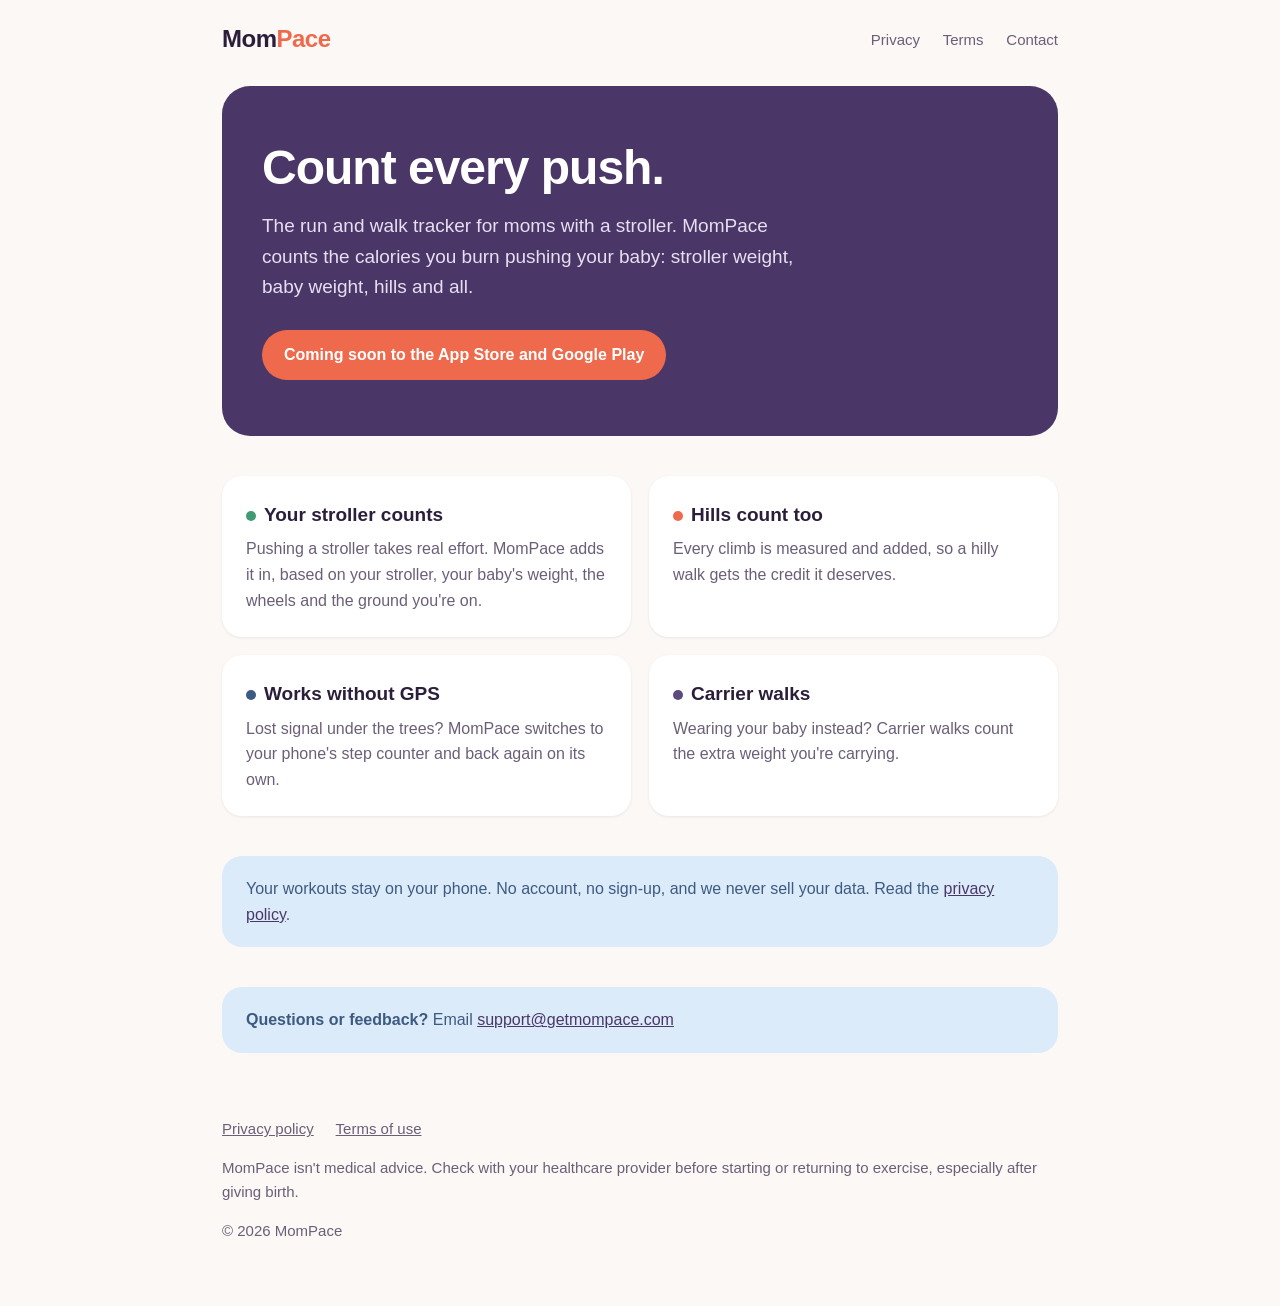
<file: index.html>
<!DOCTYPE html>
<html lang="en">
<head>
  <meta charset="utf-8">
  <meta name="viewport" content="width=device-width, initial-scale=1">
  <title>MomPace: Stroller run &amp; walk calories</title>
  <meta name="description" content="MomPace is the run and walk tracker for moms with a stroller. It counts the calories you burn pushing your baby: stroller weight, baby weight, hills and all.">
  <link rel="stylesheet" href="/style.css">
</head>
<body>
  <header class="site-header">
    <div class="wrap">
      <a class="logo" href="/">Mom<span>Pace</span></a>
      <nav class="nav">
        <a href="/privacy/">Privacy</a>
        <a href="/terms/">Terms</a>
        <a href="#contact">Contact</a>
      </nav>
    </div>
  </header>

  <main class="wrap">
    <section class="hero">
      <h1>Count every push.</h1>
      <p>The run and walk tracker for moms with a stroller. MomPace counts the calories you burn pushing your baby: stroller weight, baby weight, hills and all.</p>
      <span class="badge">Coming soon to the App Store and Google Play</span>
    </section>

    <section class="features">
      <div class="feature">
        <h3><span class="dot green"></span>Your stroller counts</h3>
        <p>Pushing a stroller takes real effort. MomPace adds it in, based on your stroller, your baby's weight, the wheels and the ground you're on.</p>
      </div>
      <div class="feature">
        <h3><span class="dot"></span>Hills count too</h3>
        <p>Every climb is measured and added, so a hilly walk gets the credit it deserves.</p>
      </div>
      <div class="feature">
        <h3><span class="dot blue"></span>Works without GPS</h3>
        <p>Lost signal under the trees? MomPace switches to your phone's step counter and back again on its own.</p>
      </div>
      <div class="feature">
        <h3><span class="dot plum"></span>Carrier walks</h3>
        <p>Wearing your baby instead? Carrier walks count the extra weight you're carrying.</p>
      </div>
    </section>

    <section class="note">
      Your workouts stay on your phone. No account, no sign-up, and we never sell your data. Read the <a href="/privacy/">privacy policy</a>.
    </section>

    <section class="note" id="contact">
      <strong>Questions or feedback?</strong> Email <a href="mailto:support@getmompace.com">support@getmompace.com</a>
    </section>
  </main>

  <footer class="site-footer">
    <div class="wrap">
      <a href="/privacy/">Privacy policy</a>
      <a href="/terms/">Terms of use</a>
      <p>MomPace isn't medical advice. Check with your healthcare provider before starting or returning to exercise, especially after giving birth.</p>
      <p>&copy; 2026 MomPace</p>
    </div>
  </footer>
</body>
</html>
</file>
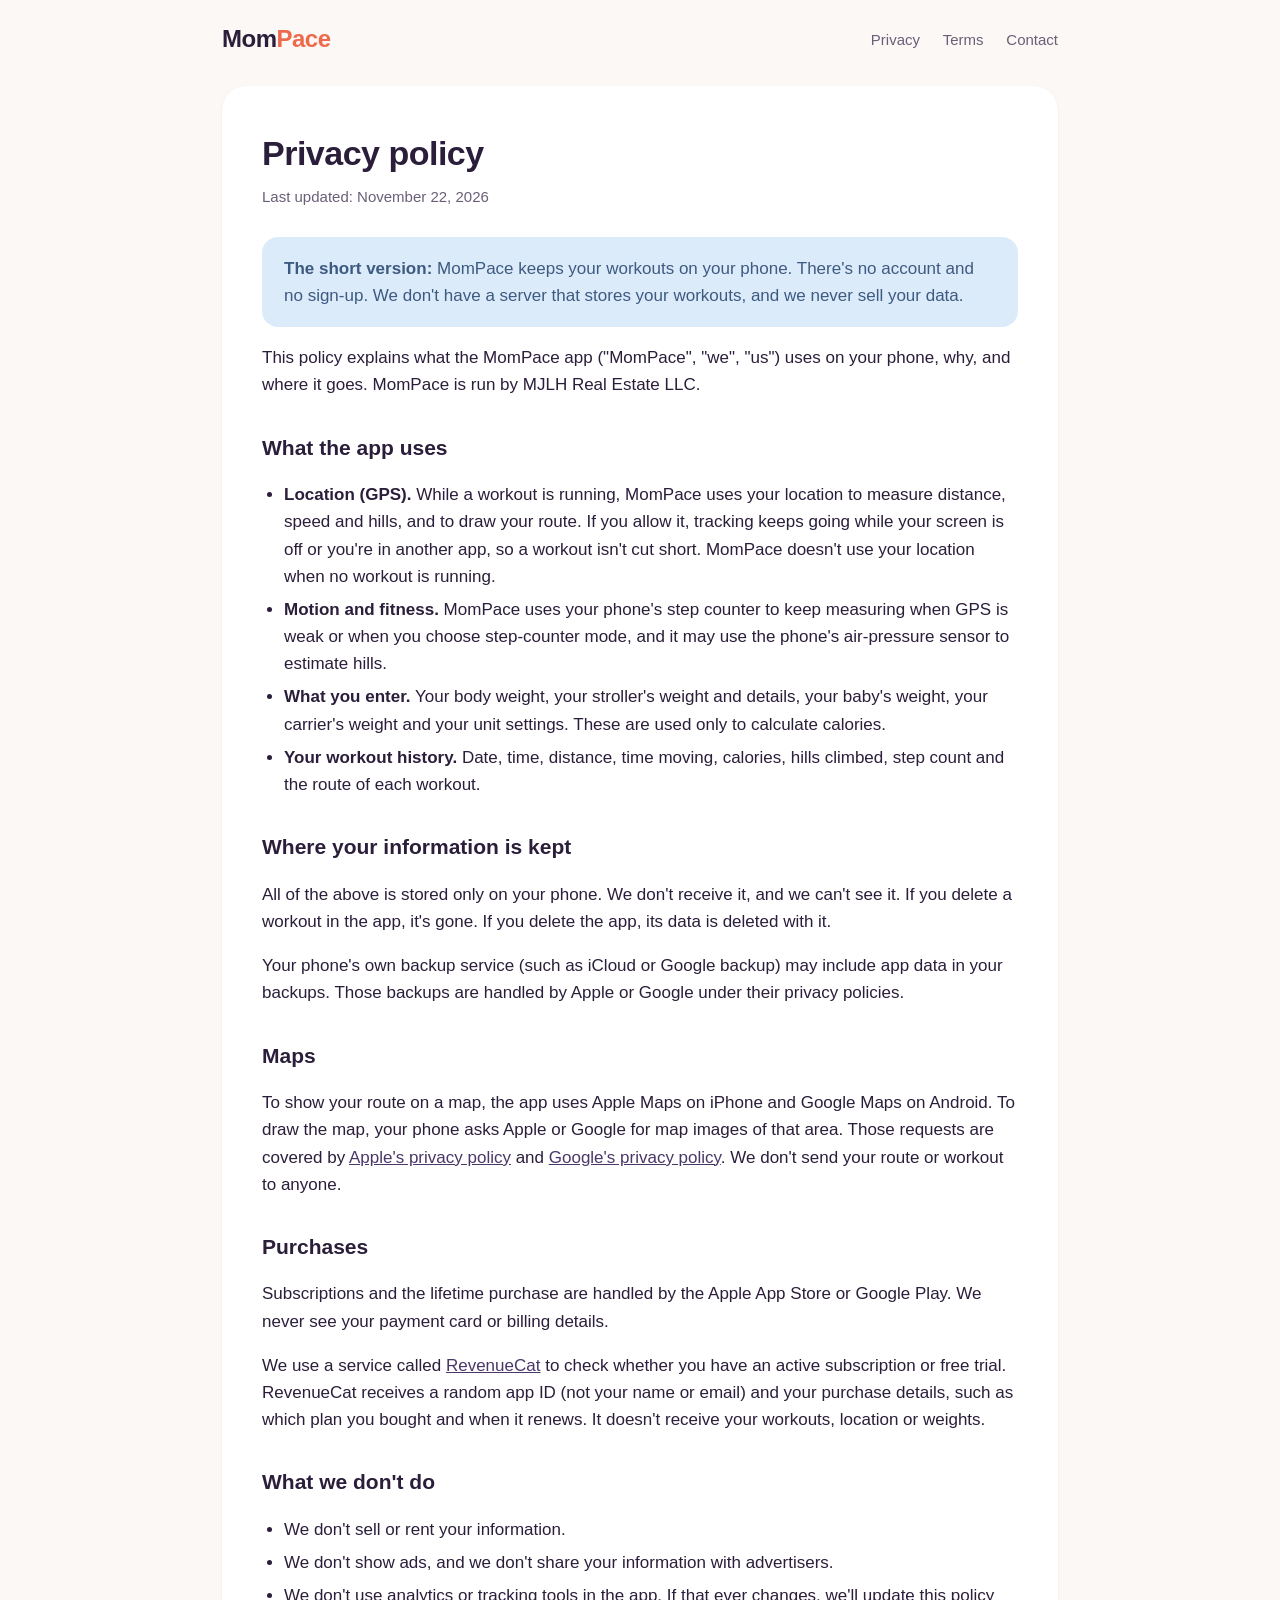
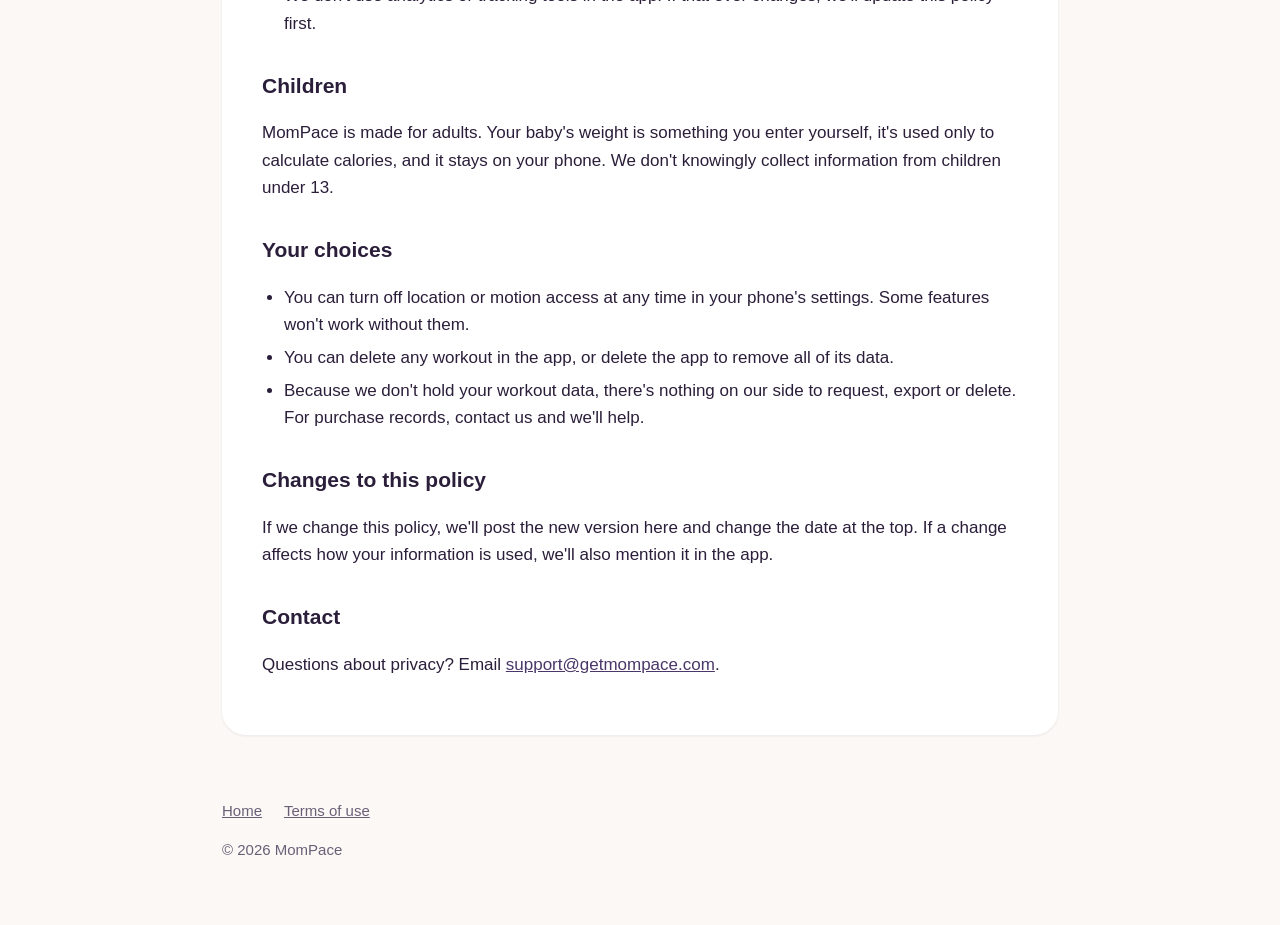
<file: privacy/index.html>
<!DOCTYPE html>
<html lang="en">
<head>
  <meta charset="utf-8">
  <meta name="viewport" content="width=device-width, initial-scale=1">
  <title>Privacy policy · MomPace</title>
  <link rel="stylesheet" href="/style.css">
</head>
<body>
  <header class="site-header">
    <div class="wrap">
      <a class="logo" href="/">Mom<span>Pace</span></a>
      <nav class="nav">
        <a href="/privacy/">Privacy</a>
        <a href="/terms/">Terms</a>
        <a href="/#contact">Contact</a>
      </nav>
    </div>
  </header>

  <main class="wrap">
    <article class="legal">
      <h1>Privacy policy</h1>
      <p class="updated">Last updated: November 22, 2026</p>

      <div class="summary">
        <p><strong>The short version:</strong> MomPace keeps your workouts on your phone. There's no account and no sign-up. We don't have a server that stores your workouts, and we never sell your data.</p>
      </div>

      <p>This policy explains what the MomPace app ("MomPace", "we", "us") uses on your phone, why, and where it goes. MomPace is run by MJLH Real Estate LLC.</p>

      <h2>What the app uses</h2>
      <ul>
        <li><strong>Location (GPS).</strong> While a workout is running, MomPace uses your location to measure distance, speed and hills, and to draw your route. If you allow it, tracking keeps going while your screen is off or you're in another app, so a workout isn't cut short. MomPace doesn't use your location when no workout is running.</li>
        <li><strong>Motion and fitness.</strong> MomPace uses your phone's step counter to keep measuring when GPS is weak or when you choose step-counter mode, and it may use the phone's air-pressure sensor to estimate hills.</li>
        <li><strong>What you enter.</strong> Your body weight, your stroller's weight and details, your baby's weight, your carrier's weight and your unit settings. These are used only to calculate calories.</li>
        <li><strong>Your workout history.</strong> Date, time, distance, time moving, calories, hills climbed, step count and the route of each workout.</li>
      </ul>

      <h2>Where your information is kept</h2>
      <p>All of the above is stored only on your phone. We don't receive it, and we can't see it. If you delete a workout in the app, it's gone. If you delete the app, its data is deleted with it.</p>
      <p>Your phone's own backup service (such as iCloud or Google backup) may include app data in your backups. Those backups are handled by Apple or Google under their privacy policies.</p>

      <h2>Maps</h2>
      <p>To show your route on a map, the app uses Apple Maps on iPhone and Google Maps on Android. To draw the map, your phone asks Apple or Google for map images of that area. Those requests are covered by <a href="https://www.apple.com/legal/privacy/">Apple's privacy policy</a> and <a href="https://policies.google.com/privacy">Google's privacy policy</a>. We don't send your route or workout to anyone.</p>

      <h2>Purchases</h2>
      <p>Subscriptions and the lifetime purchase are handled by the Apple App Store or Google Play. We never see your payment card or billing details.</p>
      <p>We use a service called <a href="https://www.revenuecat.com/privacy">RevenueCat</a> to check whether you have an active subscription or free trial. RevenueCat receives a random app ID (not your name or email) and your purchase details, such as which plan you bought and when it renews. It doesn't receive your workouts, location or weights.</p>

      <h2>What we don't do</h2>
      <ul>
        <li>We don't sell or rent your information.</li>
        <li>We don't show ads, and we don't share your information with advertisers.</li>
        <li>We don't use analytics or tracking tools in the app. If that ever changes, we'll update this policy first.</li>
      </ul>

      <h2>Children</h2>
      <p>MomPace is made for adults. Your baby's weight is something you enter yourself, it's used only to calculate calories, and it stays on your phone. We don't knowingly collect information from children under 13.</p>

      <h2>Your choices</h2>
      <ul>
        <li>You can turn off location or motion access at any time in your phone's settings. Some features won't work without them.</li>
        <li>You can delete any workout in the app, or delete the app to remove all of its data.</li>
        <li>Because we don't hold your workout data, there's nothing on our side to request, export or delete. For purchase records, contact us and we'll help.</li>
      </ul>

      <h2>Changes to this policy</h2>
      <p>If we change this policy, we'll post the new version here and change the date at the top. If a change affects how your information is used, we'll also mention it in the app.</p>

      <h2>Contact</h2>
      <p>Questions about privacy? Email <a href="mailto:support@getmompace.com">support@getmompace.com</a>.</p>
    </article>
  </main>

  <footer class="site-footer">
    <div class="wrap">
      <a href="/">Home</a>
      <a href="/terms/">Terms of use</a>
      <p>&copy; 2026 MomPace</p>
    </div>
  </footer>
</body>
</html>
</file>
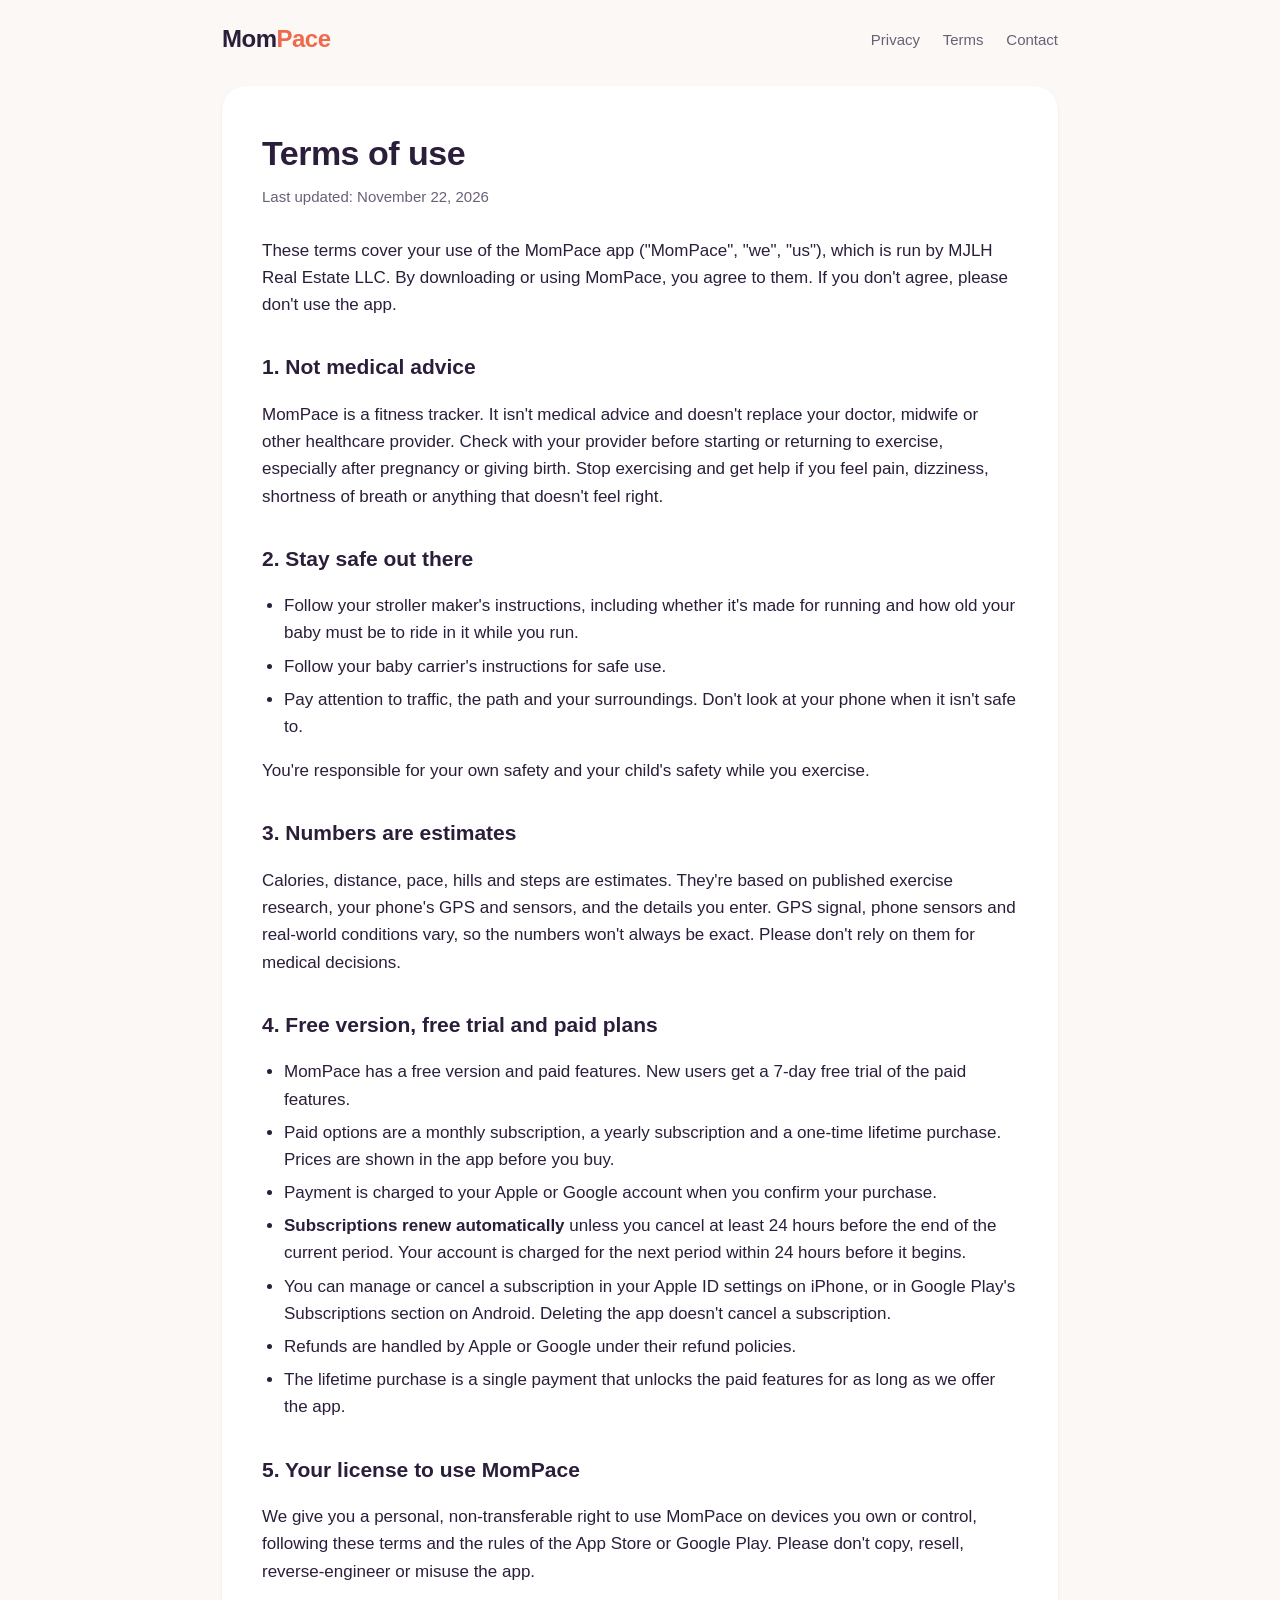
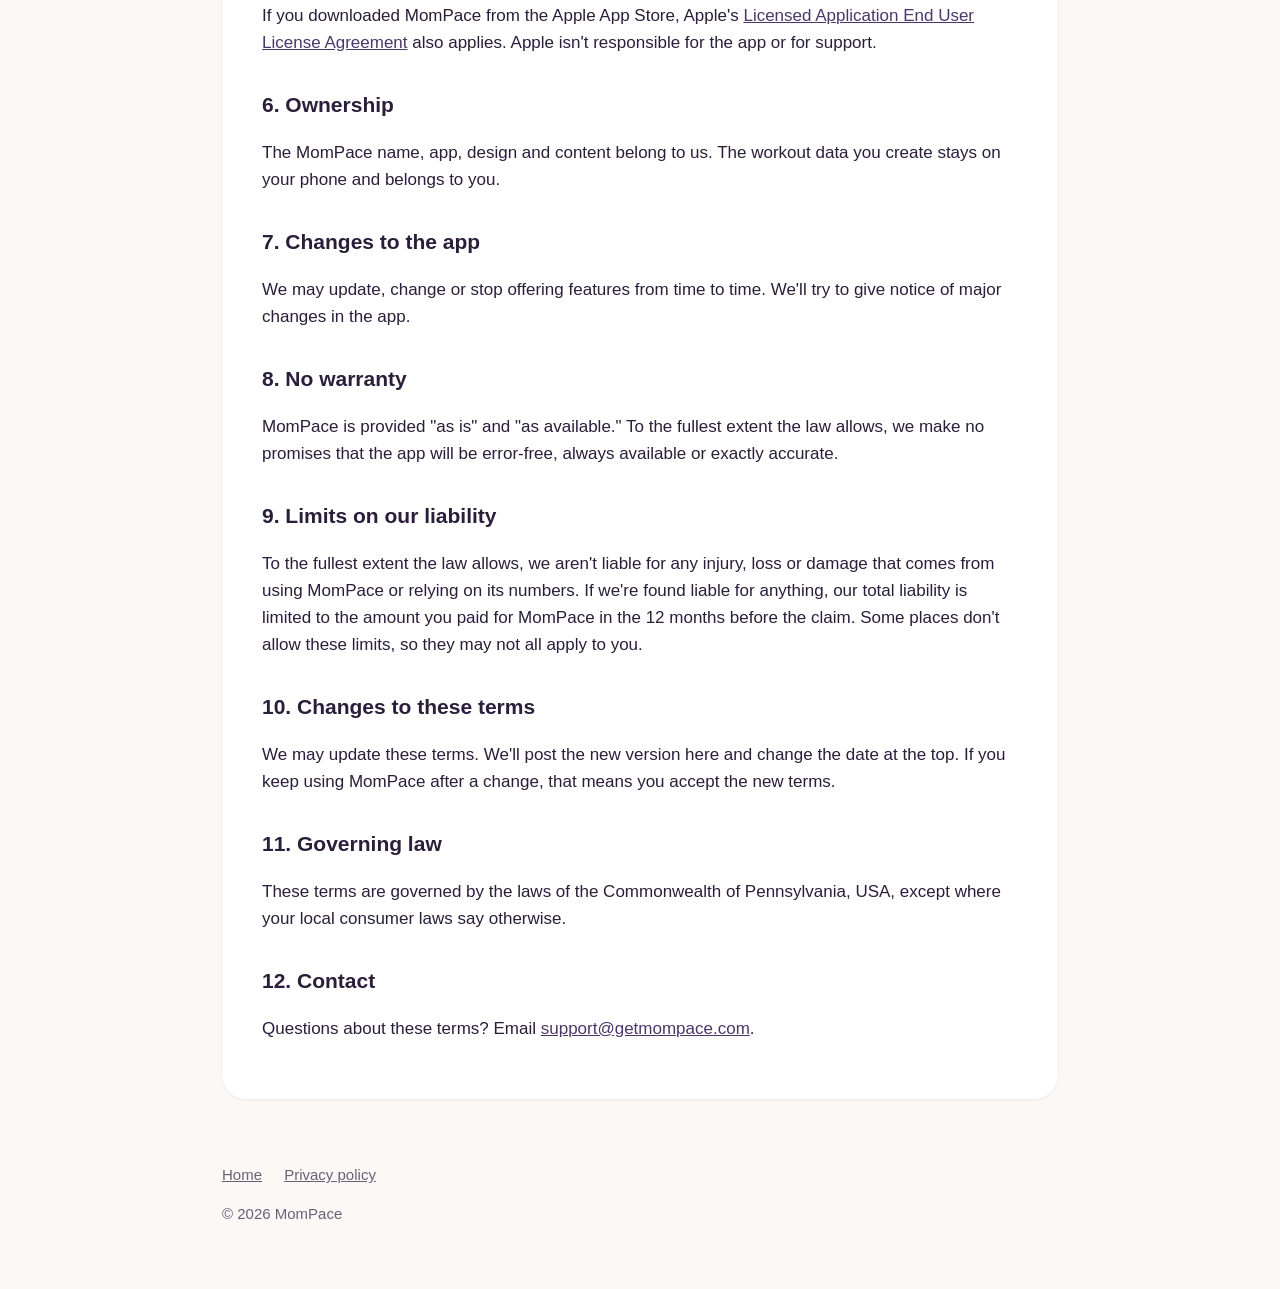
<file: terms/index.html>
<!DOCTYPE html>
<html lang="en">
<head>
  <meta charset="utf-8">
  <meta name="viewport" content="width=device-width, initial-scale=1">
  <title>Terms of use · MomPace</title>
  <link rel="stylesheet" href="/style.css">
</head>
<body>
  <header class="site-header">
    <div class="wrap">
      <a class="logo" href="/">Mom<span>Pace</span></a>
      <nav class="nav">
        <a href="/privacy/">Privacy</a>
        <a href="/terms/">Terms</a>
        <a href="/#contact">Contact</a>
      </nav>
    </div>
  </header>

  <main class="wrap">
    <article class="legal">
      <h1>Terms of use</h1>
      <p class="updated">Last updated: November 22, 2026</p>

      <p>These terms cover your use of the MomPace app ("MomPace", "we", "us"), which is run by MJLH Real Estate LLC. By downloading or using MomPace, you agree to them. If you don't agree, please don't use the app.</p>

      <h2>1. Not medical advice</h2>
      <p>MomPace is a fitness tracker. It isn't medical advice and doesn't replace your doctor, midwife or other healthcare provider. Check with your provider before starting or returning to exercise, especially after pregnancy or giving birth. Stop exercising and get help if you feel pain, dizziness, shortness of breath or anything that doesn't feel right.</p>

      <h2>2. Stay safe out there</h2>
      <ul>
        <li>Follow your stroller maker's instructions, including whether it's made for running and how old your baby must be to ride in it while you run.</li>
        <li>Follow your baby carrier's instructions for safe use.</li>
        <li>Pay attention to traffic, the path and your surroundings. Don't look at your phone when it isn't safe to.</li>
      </ul>
      <p>You're responsible for your own safety and your child's safety while you exercise.</p>

      <h2>3. Numbers are estimates</h2>
      <p>Calories, distance, pace, hills and steps are estimates. They're based on published exercise research, your phone's GPS and sensors, and the details you enter. GPS signal, phone sensors and real-world conditions vary, so the numbers won't always be exact. Please don't rely on them for medical decisions.</p>

      <h2>4. Free version, free trial and paid plans</h2>
      <ul>
        <li>MomPace has a free version and paid features. New users get a 7-day free trial of the paid features.</li>
        <li>Paid options are a monthly subscription, a yearly subscription and a one-time lifetime purchase. Prices are shown in the app before you buy.</li>
        <li>Payment is charged to your Apple or Google account when you confirm your purchase.</li>
        <li><strong>Subscriptions renew automatically</strong> unless you cancel at least 24 hours before the end of the current period. Your account is charged for the next period within 24 hours before it begins.</li>
        <li>You can manage or cancel a subscription in your Apple ID settings on iPhone, or in Google Play's Subscriptions section on Android. Deleting the app doesn't cancel a subscription.</li>
        <li>Refunds are handled by Apple or Google under their refund policies.</li>
        <li>The lifetime purchase is a single payment that unlocks the paid features for as long as we offer the app.</li>
      </ul>

      <h2>5. Your license to use MomPace</h2>
      <p>We give you a personal, non-transferable right to use MomPace on devices you own or control, following these terms and the rules of the App Store or Google Play. Please don't copy, resell, reverse-engineer or misuse the app.</p>
      <p>If you downloaded MomPace from the Apple App Store, Apple's <a href="https://www.apple.com/legal/internet-services/itunes/dev/stdeula/">Licensed Application End User License Agreement</a> also applies. Apple isn't responsible for the app or for support.</p>

      <h2>6. Ownership</h2>
      <p>The MomPace name, app, design and content belong to us. The workout data you create stays on your phone and belongs to you.</p>

      <h2>7. Changes to the app</h2>
      <p>We may update, change or stop offering features from time to time. We'll try to give notice of major changes in the app.</p>

      <h2>8. No warranty</h2>
      <p>MomPace is provided "as is" and "as available." To the fullest extent the law allows, we make no promises that the app will be error-free, always available or exactly accurate.</p>

      <h2>9. Limits on our liability</h2>
      <p>To the fullest extent the law allows, we aren't liable for any injury, loss or damage that comes from using MomPace or relying on its numbers. If we're found liable for anything, our total liability is limited to the amount you paid for MomPace in the 12 months before the claim. Some places don't allow these limits, so they may not all apply to you.</p>

      <h2>10. Changes to these terms</h2>
      <p>We may update these terms. We'll post the new version here and change the date at the top. If you keep using MomPace after a change, that means you accept the new terms.</p>

      <h2>11. Governing law</h2>
      <p>These terms are governed by the laws of the Commonwealth of Pennsylvania, USA, except where your local consumer laws say otherwise.</p>

      <h2>12. Contact</h2>
      <p>Questions about these terms? Email <a href="mailto:support@getmompace.com">support@getmompace.com</a>.</p>
    </article>
  </main>

  <footer class="site-footer">
    <div class="wrap">
      <a href="/">Home</a>
      <a href="/privacy/">Privacy policy</a>
      <p>&copy; 2026 MomPace</p>
    </div>
  </footer>
</body>
</html>
</file>
<file: style.css>
:root {
  --ink: #2B1E3A;
  --plum: #4A3768;
  --plum-soft: #5D4A7D;
  --sky: #DCEBFA;
  --sky-text: #3D5A80;
  --coral: #EF6A4C;
  --green: #3F9B74;
  --cream: #FBF8F5;
  --muted: #6B5F78;
}

* { box-sizing: border-box; }

html { -webkit-text-size-adjust: 100%; }

body {
  margin: 0;
  font-family: -apple-system, BlinkMacSystemFont, "Segoe UI", Roboto, Helvetica, Arial, sans-serif;
  color: var(--ink);
  background: var(--cream);
  line-height: 1.6;
  font-size: 17px;
}

a { color: var(--plum); }

.wrap { max-width: 880px; margin: 0 auto; padding: 0 22px; }

/* Header */
.site-header { padding: 20px 0; }
.site-header .wrap { display: flex; align-items: center; justify-content: space-between; }
.logo {
  font-weight: 800; font-size: 24px; letter-spacing: -0.5px;
  color: var(--ink); text-decoration: none;
}
.logo span { color: var(--coral); }
.nav a { margin-left: 18px; text-decoration: none; color: var(--muted); font-size: 15px; }
.nav a:hover { color: var(--ink); }

/* Hero */
.hero {
  background: var(--plum);
  color: #fff;
  border-radius: 28px;
  padding: 56px 40px;
  margin: 8px 0 40px;
}
.hero h1 { font-size: 48px; line-height: 1.1; margin: 0 0 16px; letter-spacing: -1px; }
.hero p { font-size: 19px; color: #E7DFF0; max-width: 560px; margin: 0 0 28px; }
.badge {
  display: inline-block; background: var(--coral); color: #fff;
  padding: 12px 22px; border-radius: 999px; font-weight: 700; font-size: 16px;
}

/* Features */
.features { display: grid; grid-template-columns: repeat(2, 1fr); gap: 18px; margin-bottom: 40px; }
.feature { background: #fff; border-radius: 20px; padding: 24px; box-shadow: 0 1px 3px rgba(43,30,58,0.08); }
.feature h3 { margin: 0 0 6px; font-size: 19px; }
.feature p { margin: 0; color: var(--muted); font-size: 16px; }
.dot { display: inline-block; width: 10px; height: 10px; border-radius: 50%; margin-right: 8px; background: var(--coral); }
.dot.green { background: var(--green); }
.dot.blue { background: var(--sky-text); }
.dot.plum { background: var(--plum-soft); }

.note {
  background: var(--sky); color: var(--sky-text);
  border-radius: 20px; padding: 20px 24px; margin-bottom: 40px; font-size: 16px;
}

/* Legal pages */
.legal { background: #fff; border-radius: 24px; padding: 40px; margin: 8px 0 40px; box-shadow: 0 1px 3px rgba(43,30,58,0.08); }
.legal h1 { font-size: 34px; margin: 0 0 4px; letter-spacing: -0.5px; }
.legal .updated { color: var(--muted); margin: 0 0 28px; font-size: 15px; }
.legal h2 { font-size: 21px; margin: 32px 0 8px; }
.legal ul { padding-left: 22px; }
.legal li { margin-bottom: 6px; }
.summary { background: var(--sky); color: var(--sky-text); border-radius: 16px; padding: 18px 22px; }
.summary p { margin: 0; }

/* Placeholders still to fill in */
.todo { background: #FFE58A; color: var(--ink); padding: 0 4px; border-radius: 4px; }

/* Footer */
.site-footer { padding: 24px 0 48px; color: var(--muted); font-size: 15px; }
.site-footer a { color: var(--muted); margin-right: 18px; }

@media (max-width: 640px) {
  body { font-size: 16px; }
  .hero { padding: 40px 24px; border-radius: 22px; }
  .hero h1 { font-size: 36px; }
  .features { grid-template-columns: 1fr; }
  .legal { padding: 28px 20px; }
  .nav a { margin-left: 12px; }
}
</file>
